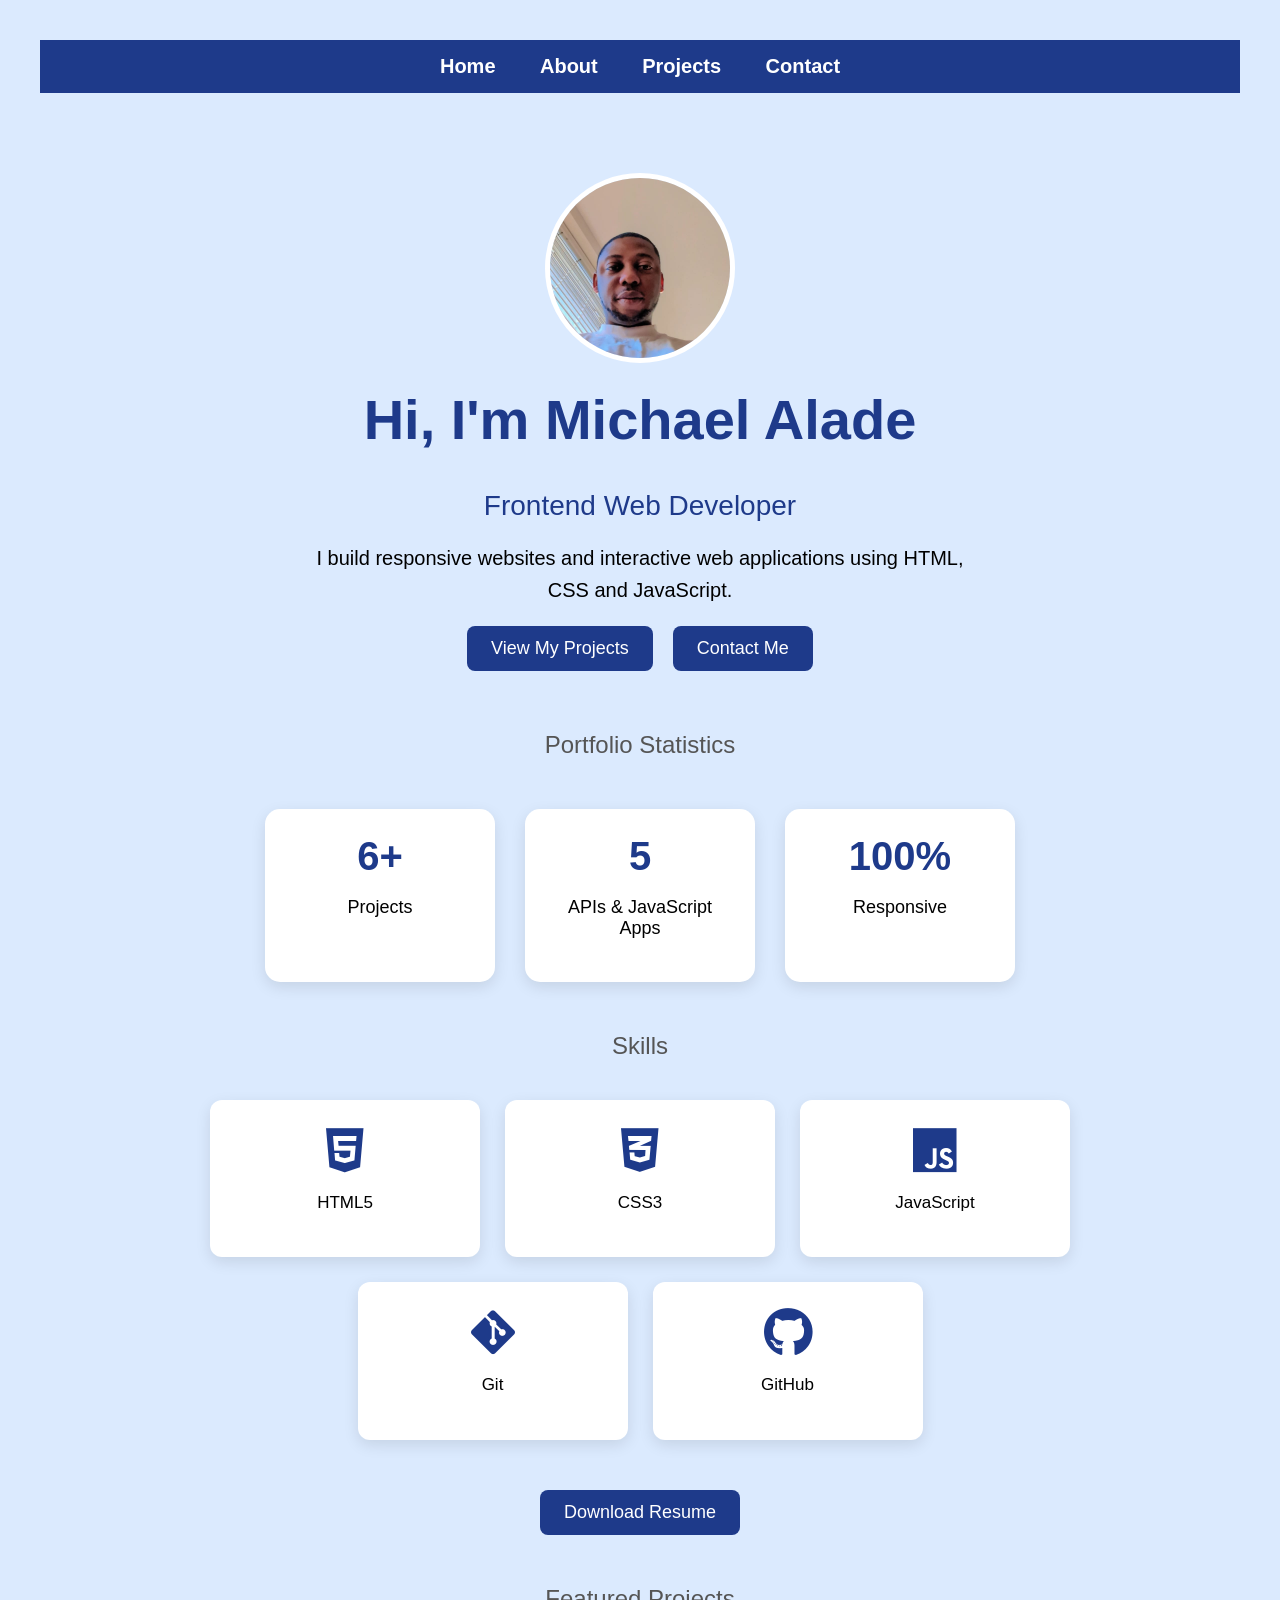
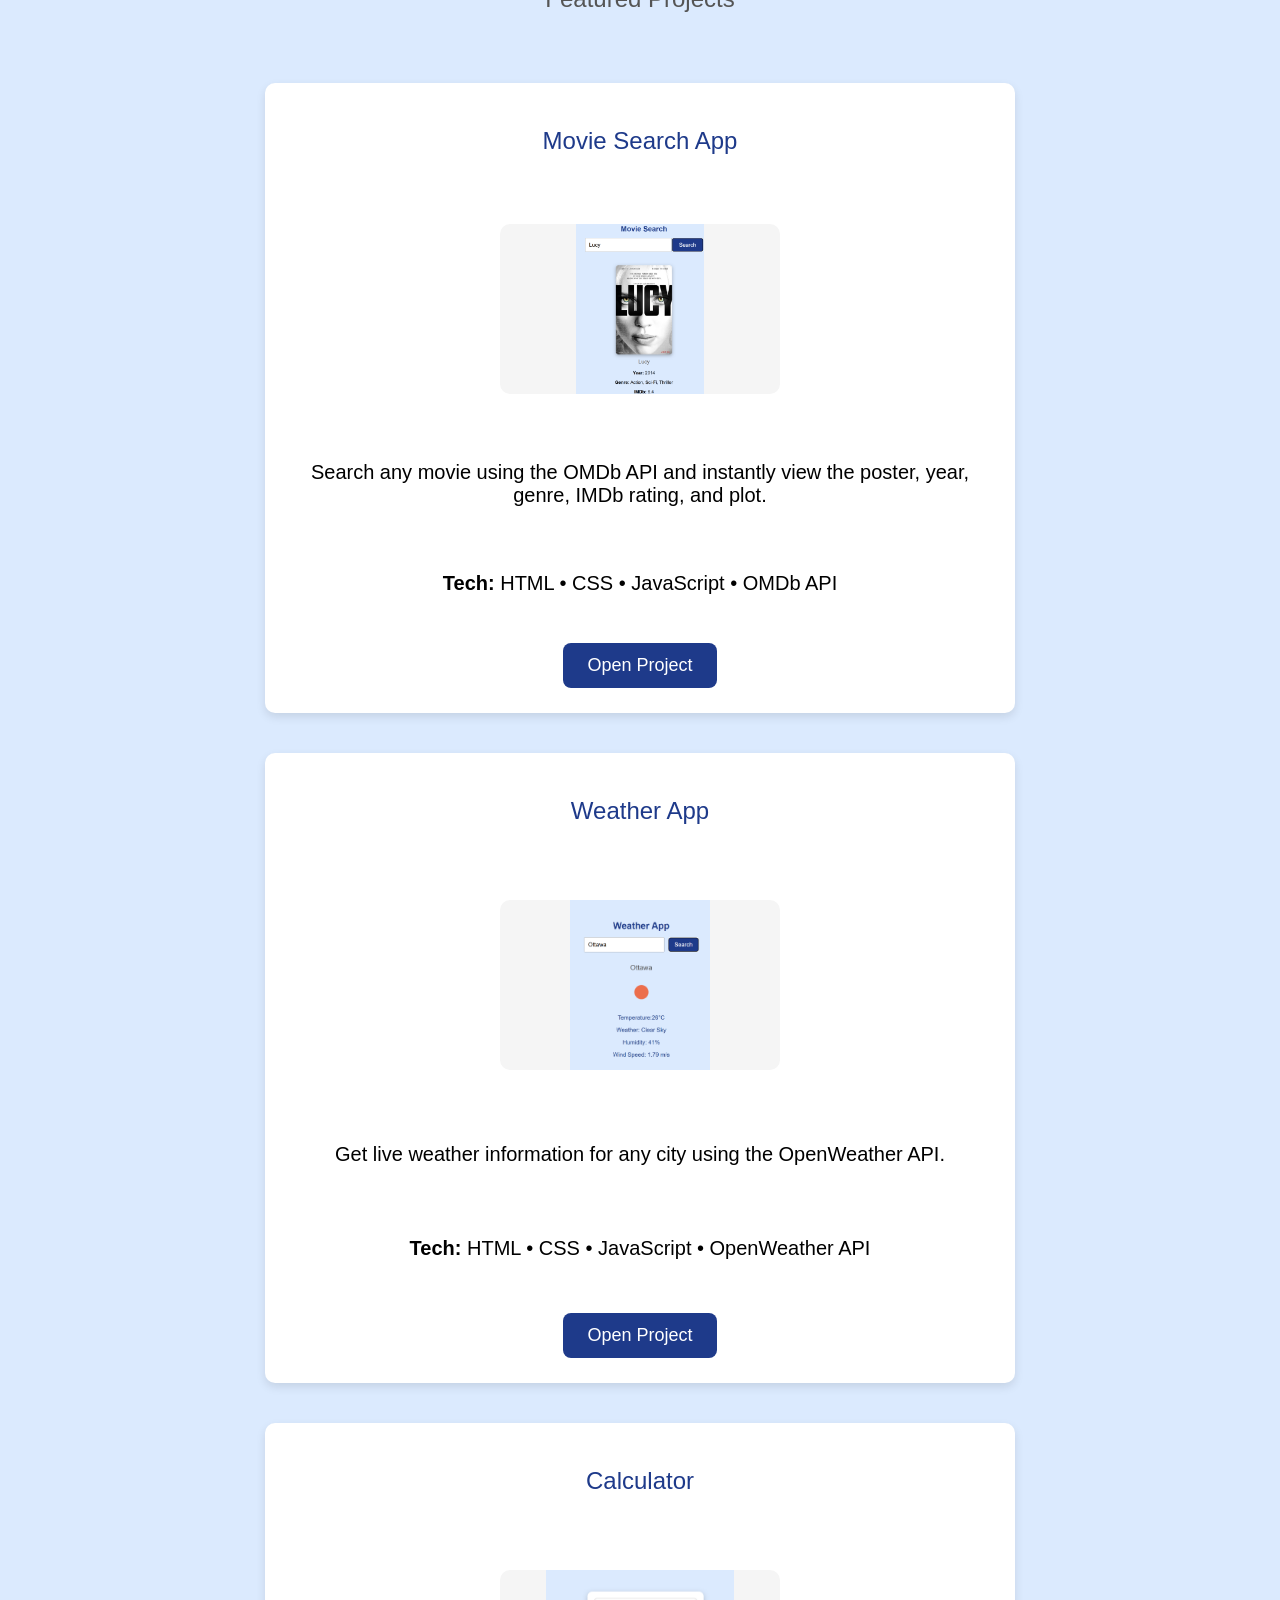
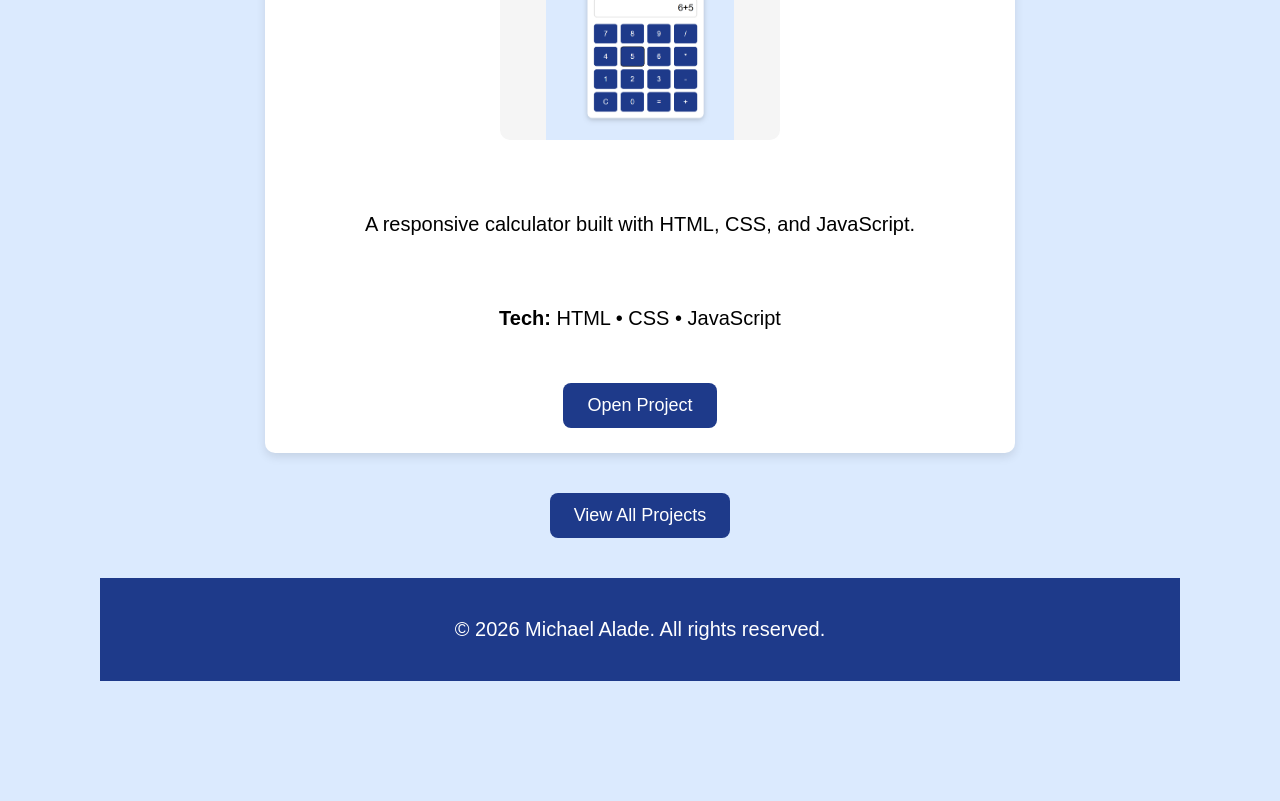
<file: index.html>
<!DOCTYPE html>
<html>

<head>
    <title>Michael Alade</title>
    <link rel="stylesheet" href="style.css">
    <link rel="stylesheet" href="https://cdnjs.cloudflare.com/ajax/libs/font-awesome/6.7.2/css/all.min.css">
</head>

<body>

    <nav>
    <a href="index.html">Home</a>
    <a href="about.html">About</a>
    <a href="projects.html">Projects</a>
    <a href="contact.html">Contact</a>
</nav>

<div class="container">
    
    <div class="hero">

    <img src="images/michael.jpg" alt="Michael" class="profile-photo">

    <h1>Hi, I'm Michael Alade</h1>

    <h2>Frontend Web Developer</h2>

    <p>
        I build responsive websites and interactive web applications using
        HTML, CSS and JavaScript.
    </p>

    <div class="button-group">

        <a href="projects.html">
            <button>View My Projects</button>
        </a>

        <a href="contact.html">
            <button>Contact Me</button>
        </a>

    </div>

</div>

<h2>Portfolio Statistics</h2>

<div class="stats">

    <div class="stat-box">
        <h1>6+</h1>
        <p>Projects</p>
    </div>

    <div class="stat-box">
        <h1>5</h1>
        <p>APIs & JavaScript Apps</p>
    </div>

    <div class="stat-box">
        <h1>100%</h1>
        <p>Responsive</p>
    </div>

</div>

<h2>Skills</h2>

<div class="skills">

    <div class="skill">
        <i class="fa-brands fa-html5"></i>
        <p>HTML5</p>
    </div>

    <div class="skill">
        <i class="fa-brands fa-css3-alt"></i>
        <p>CSS3</p>
    </div>

    <div class="skill">
        <i class="fa-brands fa-js"></i>
        <p>JavaScript</p>
    </div>

    <div class="skill">
    <i class="fa-brands fa-git-alt"></i>
    <p>Git</p>
</div>

   <div class="skill">
    <i class="fa-brands fa-github"></i>
    <p>GitHub</p>
</div>

</div>

<div class="resume-button">
    <a href="resume.pdf" download>
        <button>Download Resume</button>
    </a>
</div>

<h2>Featured Projects</h2>

<div class="projects-grid">

    </div>

    <div class="project-card">

    <h2>Movie Search App</h2>

    <img src="images/Movie Search.png" alt="Movie Search">

    <p>
        Search any movie using the OMDb API and instantly view the poster,
        year, genre, IMDb rating, and plot.
    </p>

    <p><strong>Tech:</strong> HTML • CSS • JavaScript • OMDb API</p>

    <a href="movie.html">
        <button>Open Project</button>
    </a>

</div>

<div class="project-card">
    <h2>Weather App</h2>

    <img src="images/Weather App.png" alt="Weather App">

    <p>
        Get live weather information for any city using the OpenWeather API.
    </p>

    <p><strong>Tech:</strong> HTML • CSS • JavaScript • OpenWeather API</p>

    <a href="weather.html">
        <button>Open Project</button>
    </a>
</div>


<div class="project-card">
    <h2>Calculator</h2>

    <img src="images/calculator.png" alt="Calculator">

    <p>
        A responsive calculator built with HTML, CSS, and JavaScript.
    </p>

    <p><strong>Tech:</strong> HTML • CSS • JavaScript</p>

    <a href="calculator.html">
        <button>Open Project</button>
    </a>
</div>

<div class="button-group">
    <a href="projects.html">
        <button>View All Projects</button>
    </a>
</div>

<footer>

    <p>© 2026 Michael Alade. All rights reserved.</p>

</footer>

</body>

</html>
</file>
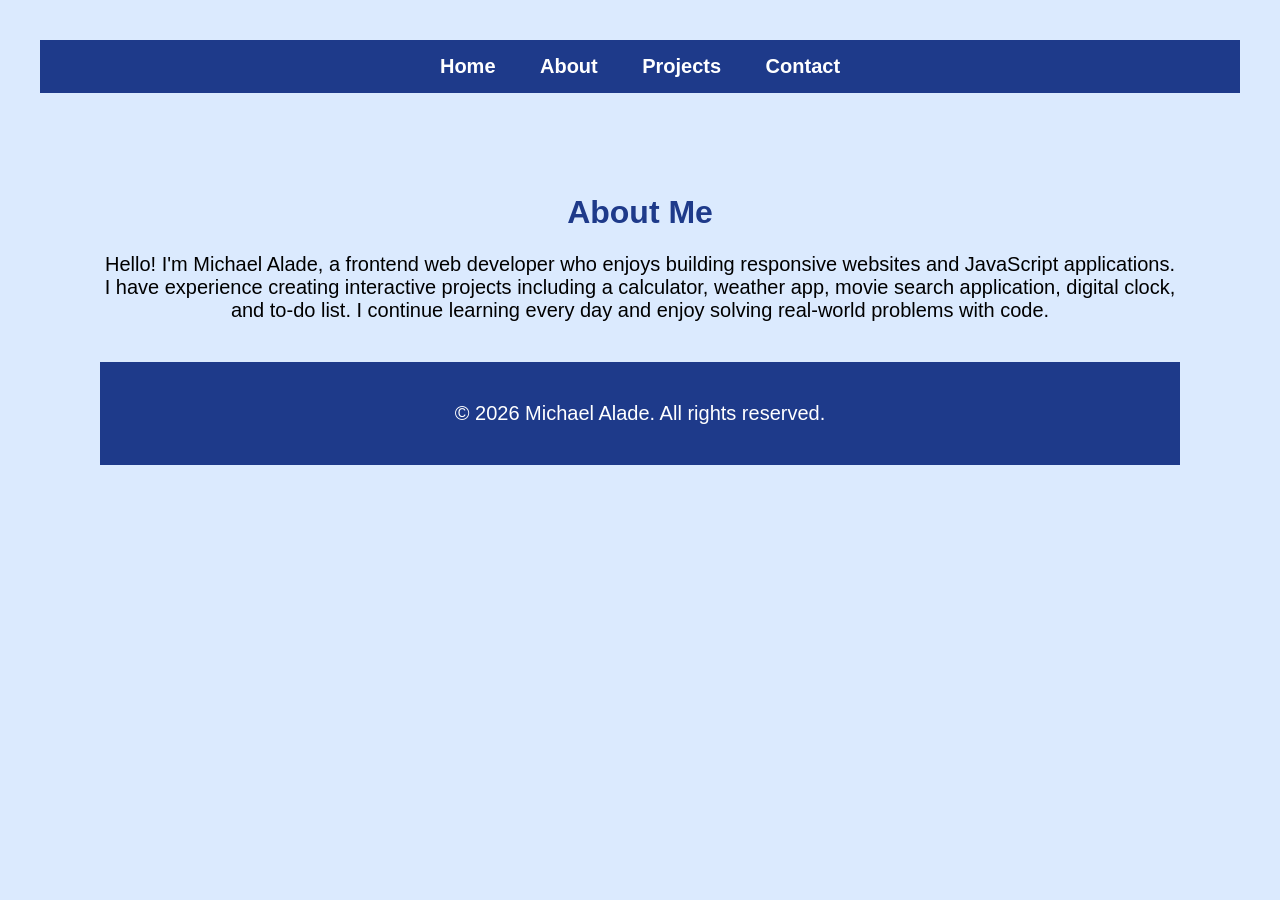
<file: about.html>
<!DOCTYPE html>
<html>

<head>
    
    <title>About</title>
    <link rel="stylesheet" href="style.css">
    <link rel="stylesheet" href="https://cdnjs.cloudflare.com/ajax/libs/font-awesome/6.7.2/css/all.min.css">
</head>


<body>

<nav>
    <a href="index.html">Home</a>
    <a href="about.html">About</a>
    <a href="projects.html">Projects</a>
    <a href="contact.html">Contact</a>
</nav>

<div class="container">

<h1>About Me</h1>

<p>
Hello! I'm Michael Alade, a frontend web developer who enjoys building
responsive websites and JavaScript applications.

I have experience creating interactive projects including a calculator,
weather app, movie search application, digital clock, and to-do list.

I continue learning every day and enjoy solving real-world problems with
code.
</p>

<footer>

    <p>© 2026 Michael Alade. All rights reserved.</p>

</footer>

</body>

</html>
</file>
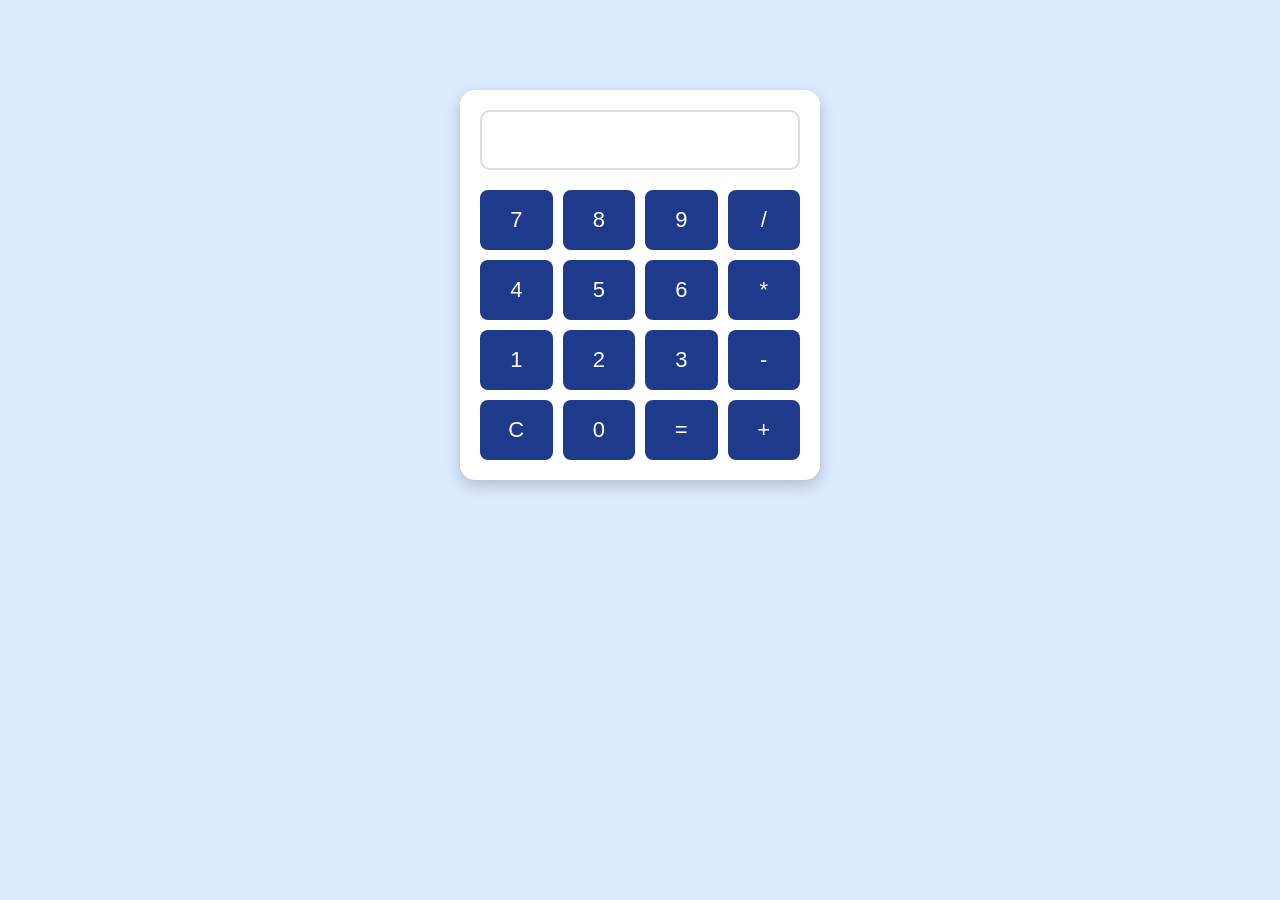
<file: calculator.html>
<!DOCTYPE html>
<html>

<head>
    <title>Calculator</title>
    <link rel="stylesheet" href="style.css">
</head>

<body>

    <div class="calculator">

        <input type="text" id="display" readonly>

    <div class="buttons">

            <button value="7">7</button>
            <button value="8">8</button>
            <button value="9">9</button>
            <button value="/">/</button> 

            <button value="4">4</button>
            <button value="5">5</button>
            <button value="6">6</button>
            <button value="*">*</button> 

            <button value="1">1</button>
            <button value="2">2</button>
            <button value="3">3</button>
            <button value="-">-</button>

            <button value="c">C</button>
            <button value="0">0</button>
            <button value="=">=</button>
            <button value="+">+</button>

            </div>

            </div>

            <script src="script.js"></script>

        </body>
        </html>
</file>
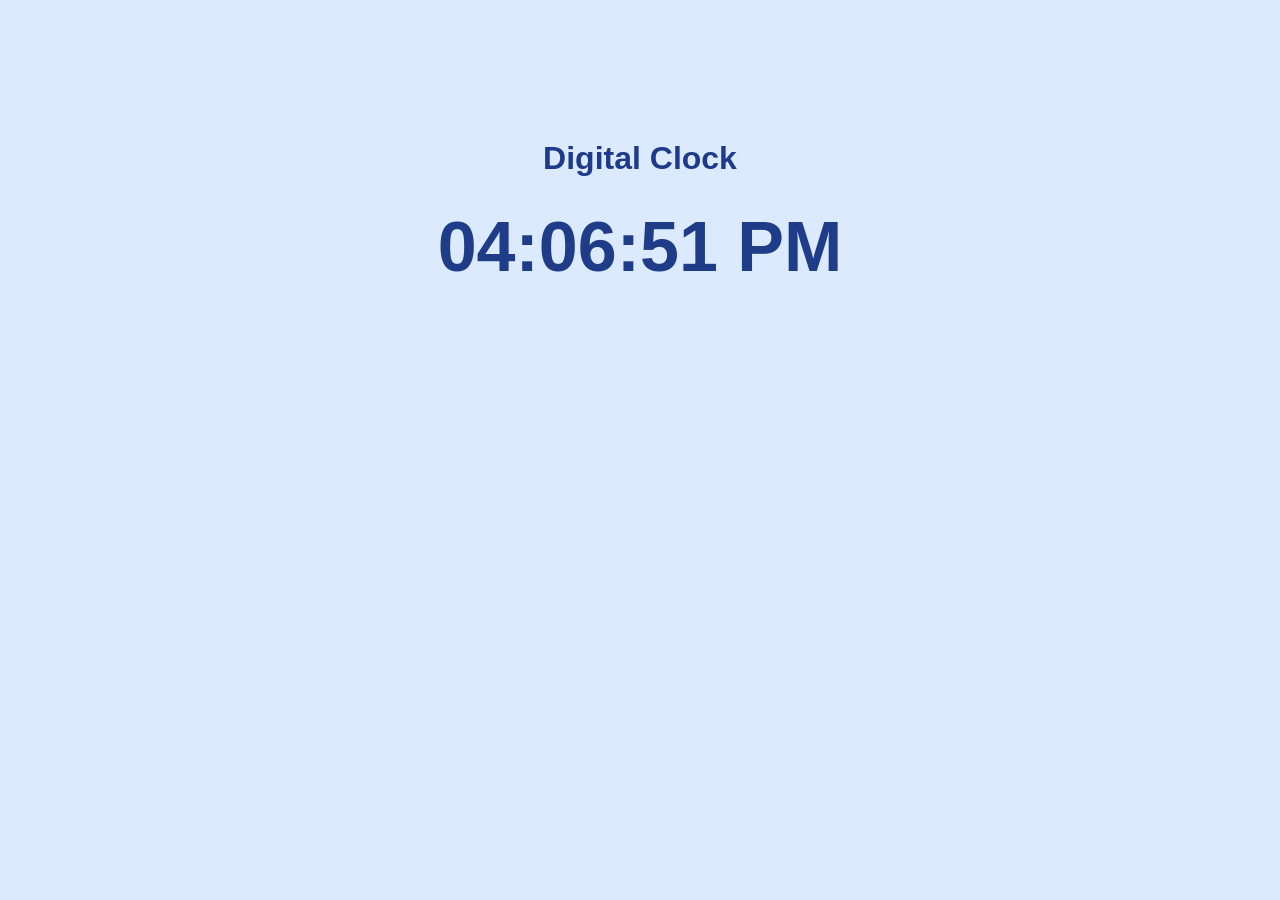
<file: clock.html>
<!DOCTYPE html>
<html>

<head>
    <title>Digital Clock</title>
    <link rel="stylesheet" href="style.css">
</head>

<body>

    <div class="clock-container">

        <h1>Digital Clock</h1>

        <div id="clock">
            00:00:00
        </div>

    </div>

    <script src="clock.js"></script>

</body>

</html>
</file>
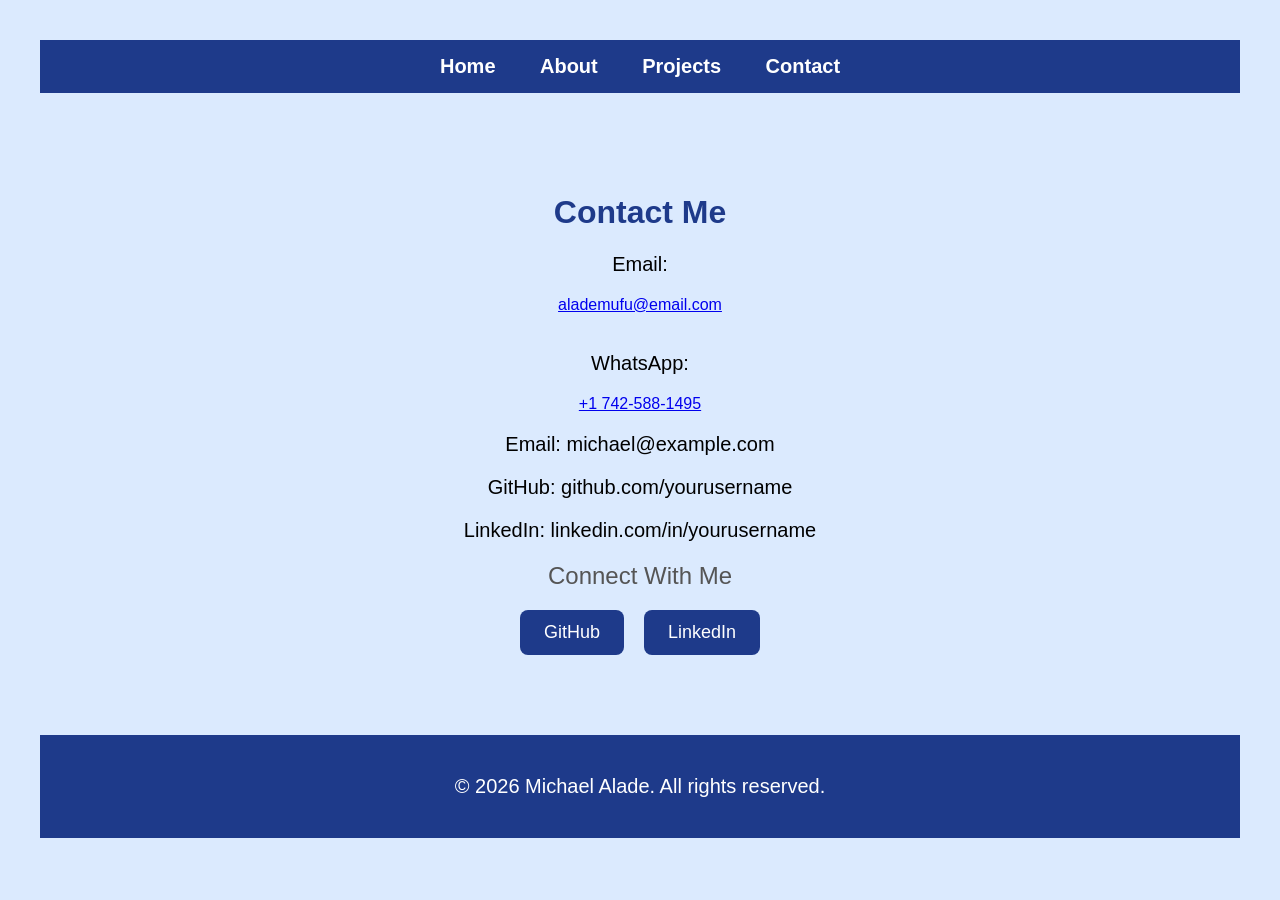
<file: contact.html>
<!DOCTYPE html>
<html>

<head>
    <title>Contact</title>
    <link rel="stylesheet" href="style.css">
</head>

<body>

<nav>
    <a href="index.html">Home</a>
    <a href="about.html">About</a>
    <a href="projects.html">Projects</a>
    <a href="contact.html">Contact</a>
</nav>

<div class="container">

    <h1>Contact Me</h1>

    <p>Email:</p>

    <a href="mailto:alademufu@email.com">
        alademufu@email.com
    </a>

    <br><br>

    <p>WhatsApp:</p>

    <a href="https://wa.me/17425881495" target="_blank">
        +1 742-588-1495
    </a>

<p>Email: michael@example.com</p>

<p>GitHub: github.com/yourusername</p>

<p>LinkedIn: linkedin.com/in/yourusername</p>

<h2>Connect With Me</h2>

<div class="button-group">

<a href="https://github.com/yourusername" target="_blank">
<button>GitHub</button>
</a>

<a href="https://linkedin.com/in/yourusername" target="_blank">
<button>LinkedIn</button>
</a>

</div>

</div>

<footer>

    <p>© 2026 Michael Alade. All rights reserved.</p>

</footer>

</body>

</html>
</file>
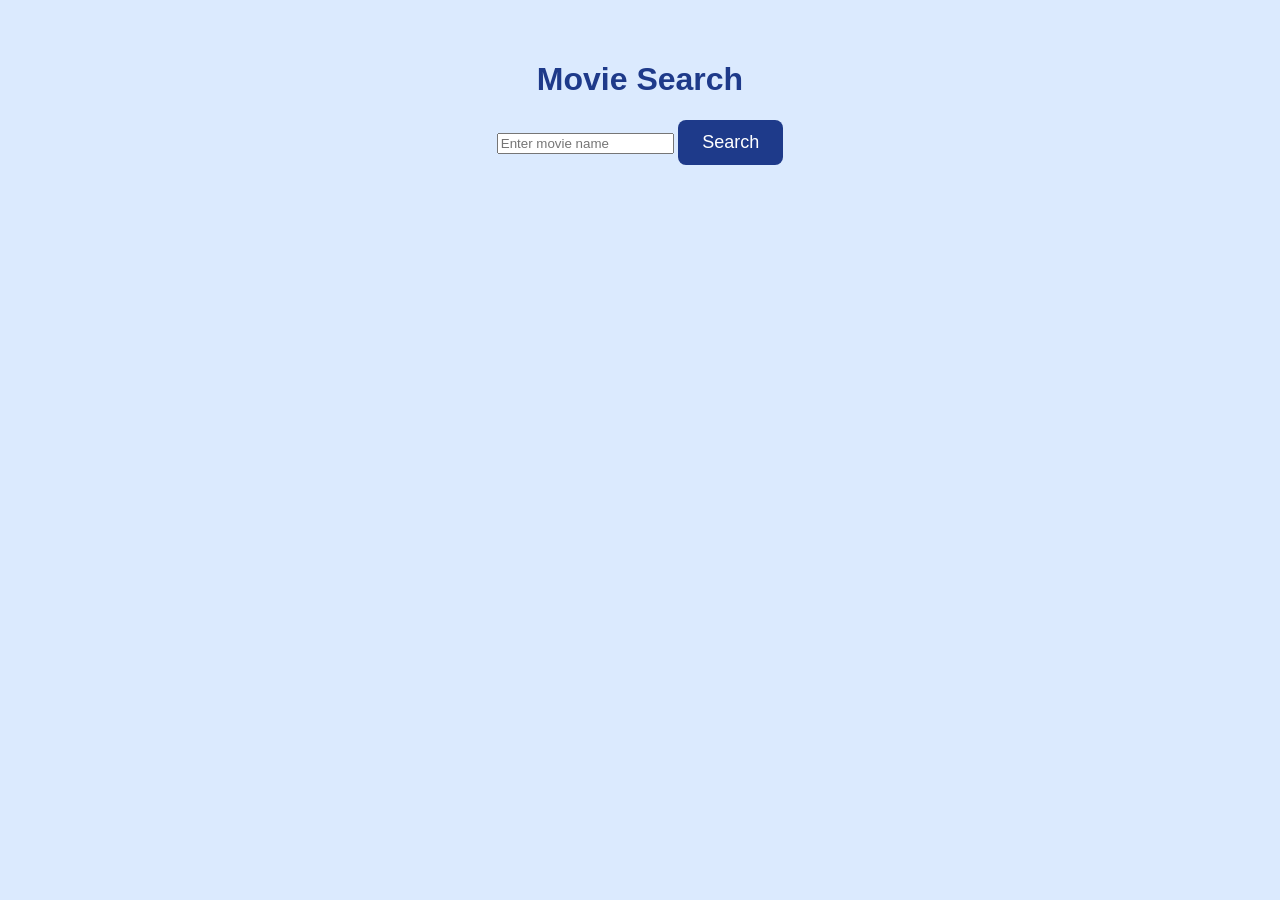
<file: movie.html>
<!DOCTYPE html>
<html>

<head>
    <title>Movie Search</title>
    <link rel="stylesheet" href="style.css">
</head>

<body>

<div class="movie-container">

<h1>Movie Search</h1>

<input
type="text"
id="movieInput"
placeholder="Enter movie name">

<button id="searchMovie">
Search
</button>

<div id="movieResult"></div>

</div>

<script src="movie.js"></script>

</body>

</html>
</file>
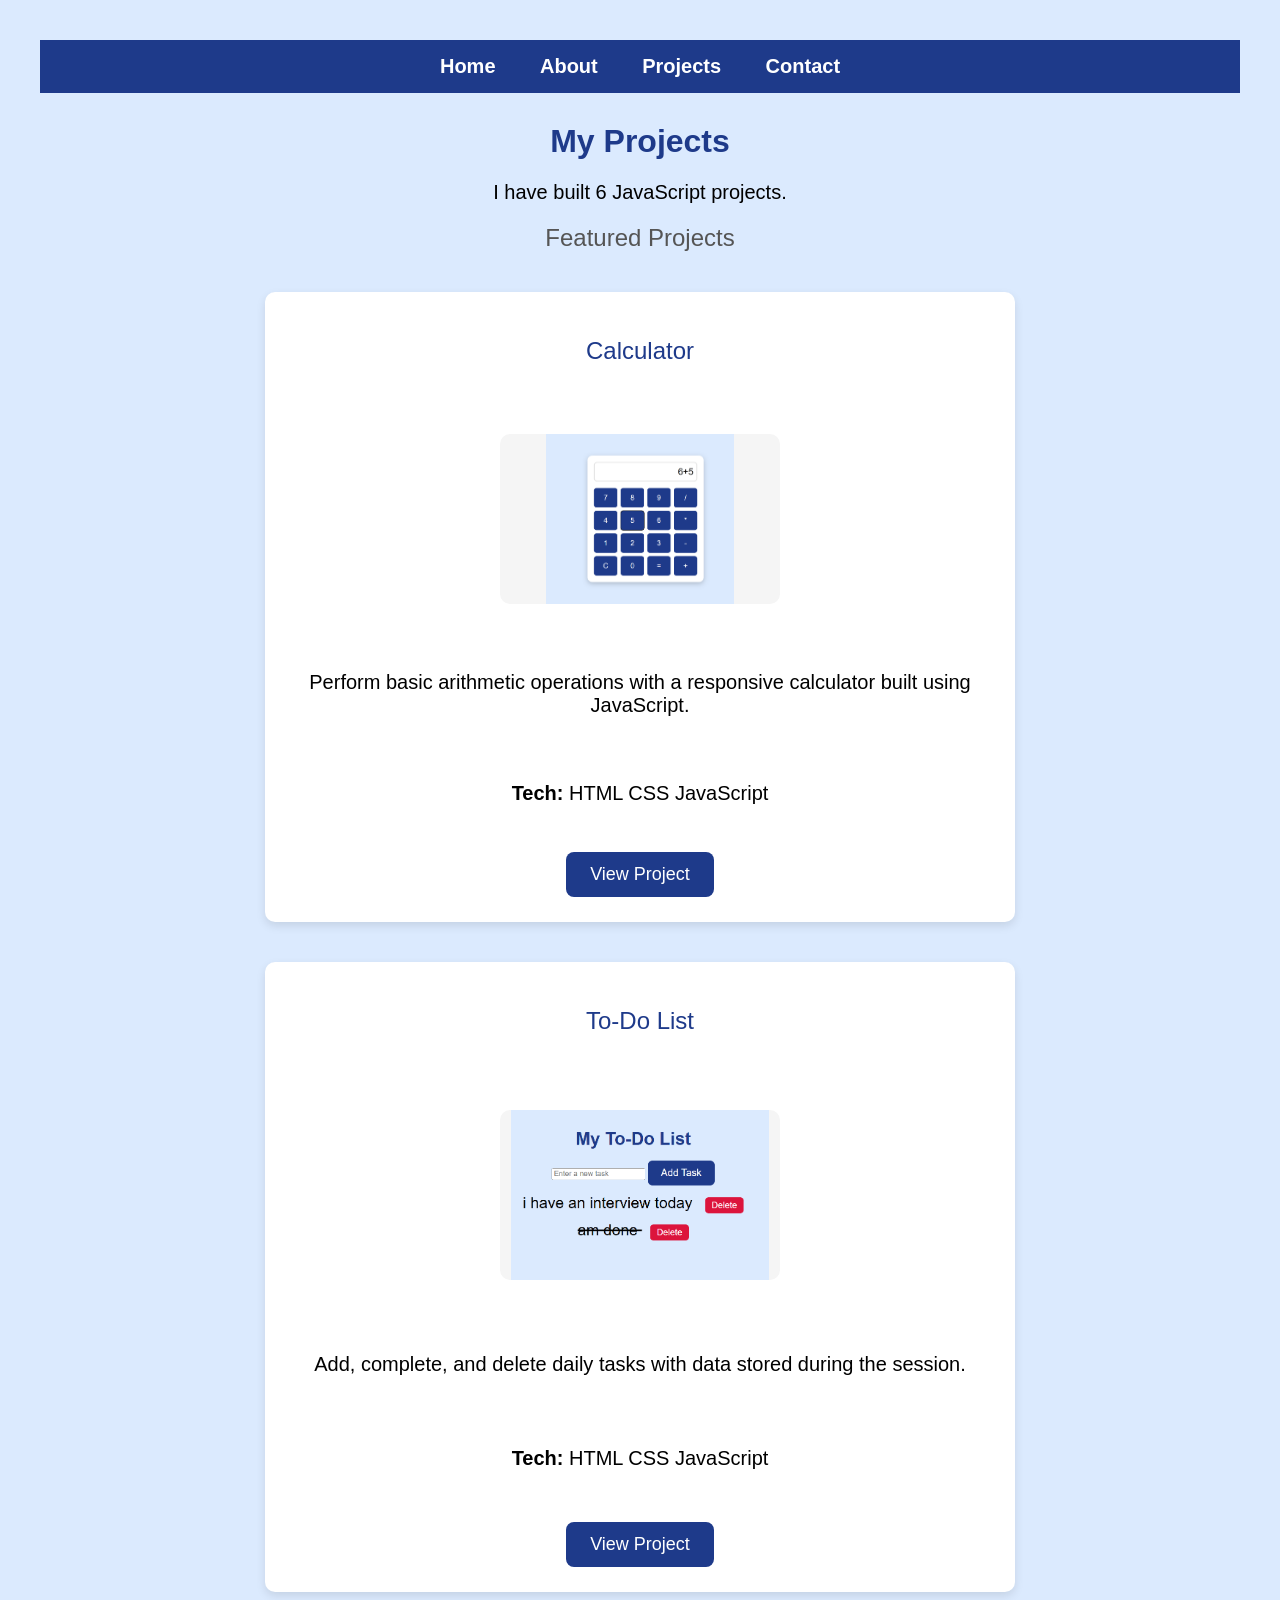
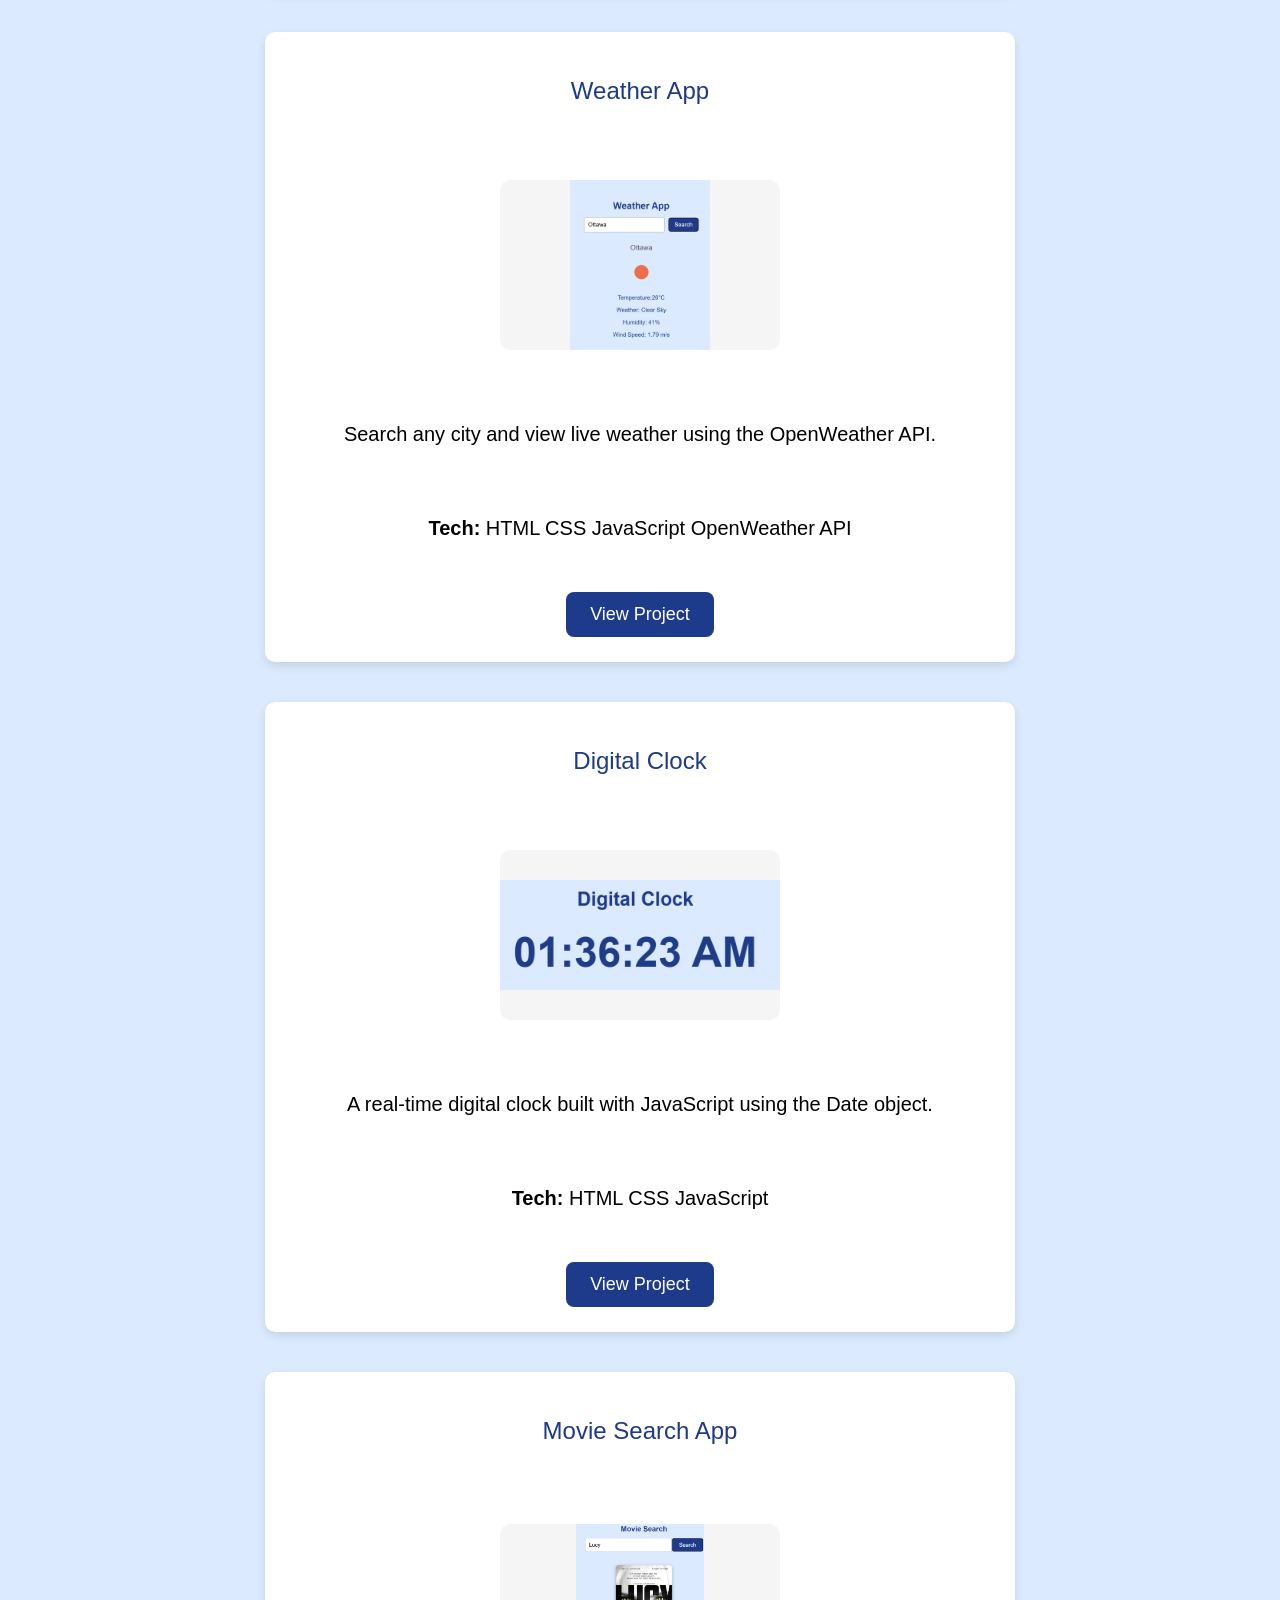
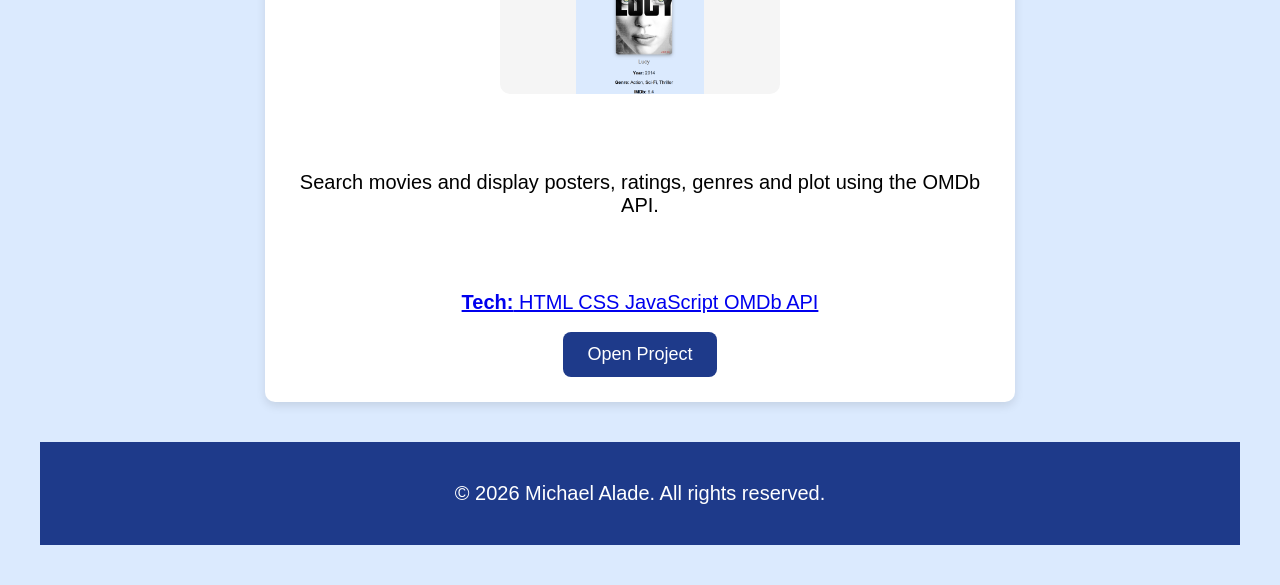
<file: projects.html>
<!DOCTYPE html>
<html>

<head>
    <title>Projects</title>
    <link rel="stylesheet" href="style.css">
    <link rel="stylesheet" href="https://cdnjs.cloudflare.com/ajax/libs/font-awesome/6.7.2/css/all.min.css">
</head>

<body>

<nav>
    <a href="index.html">Home</a>
    <a href="about.html">About</a>
    <a href="projects.html">Projects</a>
    <a href="contact.html">Contact</a>
</nav>

<h1>My Projects</h1>

<p>I have built 6 JavaScript projects.</p>
    

<h2>Featured Projects</h2>

<div class="project-card">


<h2>Calculator</h2>

<img src="images/calculator.png" alt="Calculator">

<p>Perform basic arithmetic operations with a responsive calculator built using JavaScript.</p>

<p><strong>Tech:</strong> HTML   CSS   JavaScript</p>

<a href="calculator.html" class="btn">
   <button>View Project</button>

</a>

</div>

<div class="project-card">
    <h2>To-Do List</h2>

    <img src="images/To-Do List.png" alt="To-Do List">

    <p>Add, complete, and delete daily tasks with data stored during the session.</p>

    <p><strong>Tech:</strong> HTML   CSS   JavaScript</p>

       <a href="todo.html">
    <button>View Project</button>
</a>

</div>


<div class="project-card">


<h2>Weather App</h2>

<img src="images/Weather App.png" alt="Weather App">

<p>Search any city and view live weather using the OpenWeather API.</p>

<p><strong>Tech:</strong> HTML   CSS   JavaScript   OpenWeather API</p>

    <a href="weather.html">
<button>View Project</button>

</a>

</div>


<div class="project-card">


<h2>Digital Clock</h2>

<img src="images/Digital Clock.png" alt="Digital Clock">

<p>A real-time digital clock built with JavaScript using the Date object.</p>

<p><strong>Tech:</strong> HTML   CSS   JavaScript</p>

<a href="clock.html">
<button>View Project</button>

</a>

</div>


<div class="project-card">

    <h2>Movie Search App</h2>

    <img src="images/Movie Search.png" alt="Movie Search">

    <p>
        Search movies and display posters, ratings, genres and plot using
        the OMDb API.
    </p>

    <a href="movie.html">
        
        <p><strong>Tech:</strong> HTML CSS JavaScript OMDb API</p>
        
        <button>Open Project</button>
    </a>

</div>

<footer>

    <p>© 2026 Michael Alade. All rights reserved.</p>

</footer>

</body>

</html>
</file>
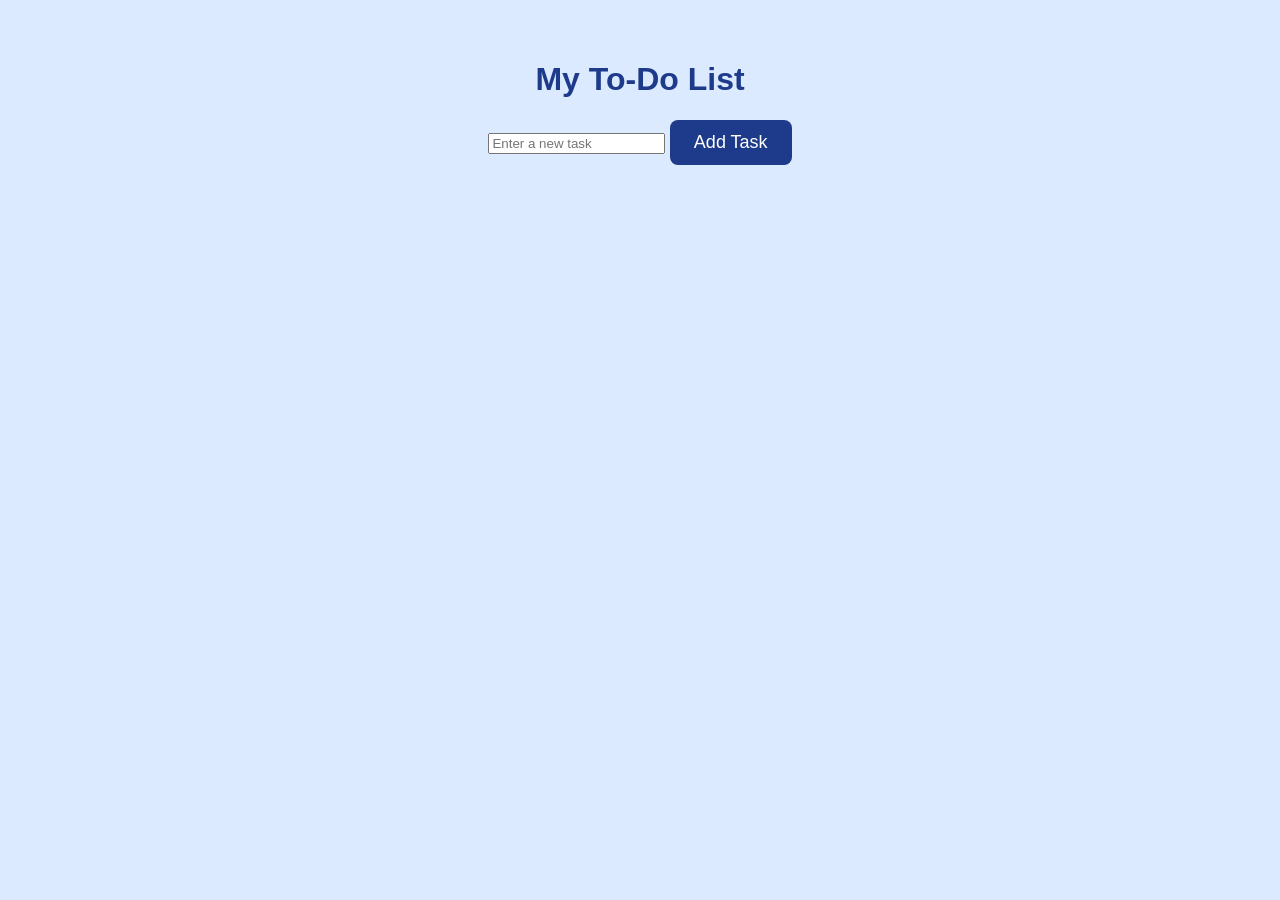
<file: todo.html>
<!DOCTYPE html>
<html>

<head>
    <title>To-Do List</title>
    <link rel="stylesheet" href="style.css">
</head>

<body>

    <div class="todo-container">

        <h1>My To-Do List</h1>

        <input type="text" id="taskInput" placeholder="Enter a new task">

<button id="addTask">Add Task</button>

<ul id="taskList"></ul>

    </div>

    <script src="todo.js"></script>
    

</body>

</html>
</file>
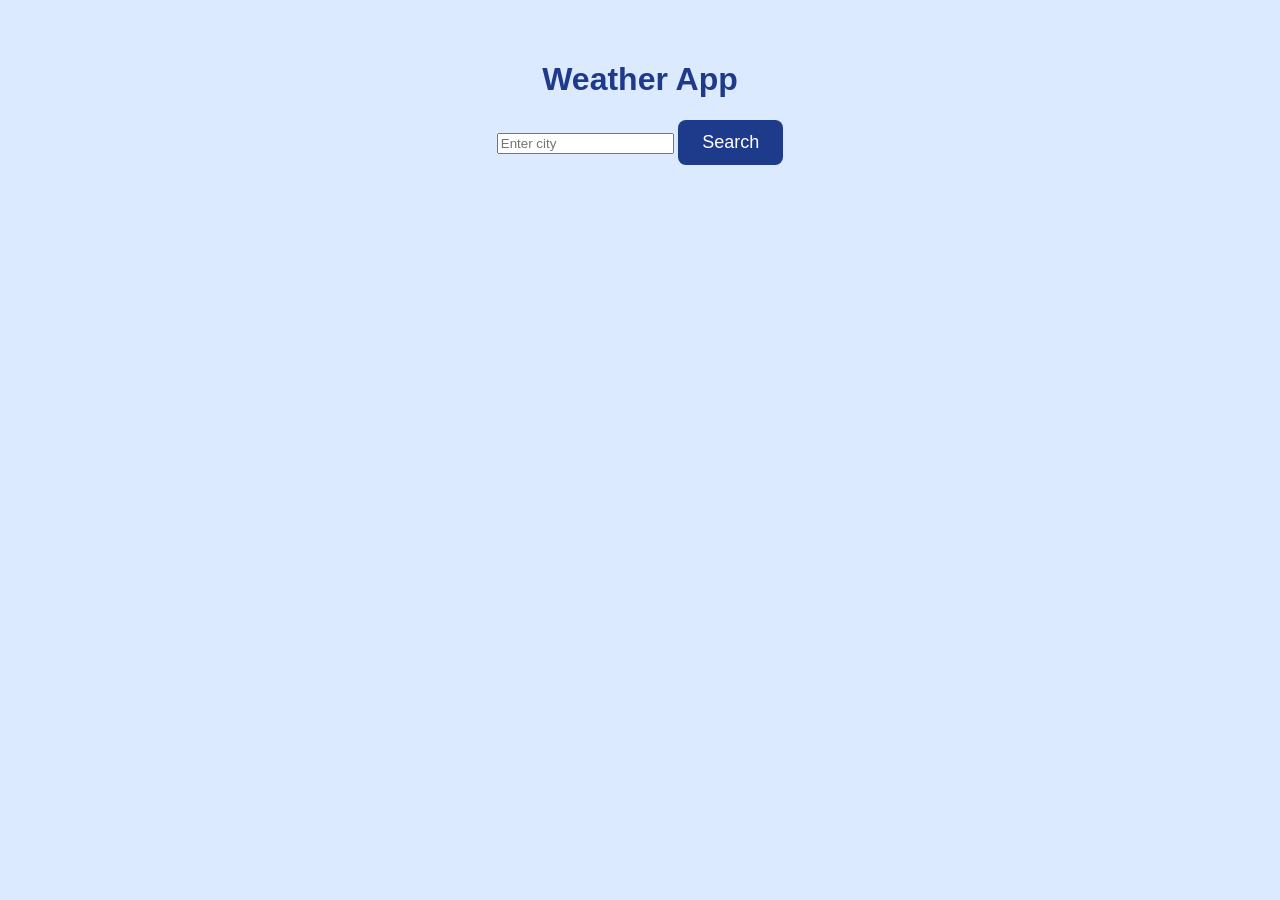
<file: weather.html>
<!DOCTYPE html>
<html>

<head>
    <title>Weather App</title>
    <link rel="stylesheet" href="style.css">
</head>

<body>

<div class="weather-container">

    <h1>Weather App</h1>

    <input
        type="text"
        id="cityInput"
        placeholder="Enter city">

    <button id="searchButton">
        Search
    </button>

    <div id="weatherResult"></div>

</div>

<script src="weather.js"></script>

</body>

</html>
</file>
<file: style.css>
/* ===========================
   GENERAL
=========================== */

body {
    background-color: #dbeafe;
    font-family: Arial, sans-serif;
    text-align: center;
    padding: 40px;
    margin: 0;
}

.container{
    max-width:1200px;
    width:90%;
    margin:50px auto;
    background:transparent;
    padding:30px;
}

h1 {
    color: #1e3a8a;
}

h2 {
    color: #555;
    font-size: 24px;
    font-weight: normal;
}

p {
    font-size: 20px;
}

/* ===========================
   NAVIGATION
=========================== */

nav {
    background-color: #1e3a8a;
    padding: 15px;
    margin-bottom: 30px;
    text-align: center;
    position: sticky;
    top: 0;
    z-index: 1000;
}

nav a {
    color: white;
    text-decoration: none;
    margin: 0 20px;
    font-size: 20px;
    font-weight: bold;
}

nav a:hover {
    color: #cbd5e1;
}

/* ===========================
   BUTTONS
=========================== */

button {
    background: #1e3a8a;
    color: white;
    border: none;
    padding: 12px 24px;
    border-radius: 8px;
    font-size: 18px;
    cursor: pointer;
    transition: background-color 0.3s, transform 0.2s;
}

button:hover {
    background: #2563eb;
    transform: scale(1.05);
}

.button-group {
    display: flex;
    justify-content: center;
    gap: 20px;
    margin-top: 20px;
}

.button-group a {
    text-decoration: none;
}

/* ===========================
   PROFILE
=========================== */

.profile-photo {
    width: 180px;
    height: 180px;
    border-radius: 50%;
    object-fit: cover;
    border: 5px solid white;
}

/* ===========================
   FOOTER
=========================== */

footer {
    margin-top: 40px;
    padding: 20px;
    text-align: center;
    color: white;
    background-color: #1e3a8a;
}

/* ===========================
   PROJECT CARDS
=========================== */

.project-card {
    background: white;
    border-radius: 10px;
    padding: 25px;
    margin: 40px auto;
    max-width: 700px;
    box-shadow: 0 4px 10px rgba(0,0,0,0.1);
    transition: transform 0.3s ease, box-shadow 0.3s ease;
}

.project-card:hover {
    transform: translateY(-8px);
    box-shadow: 0 12px 30px rgba(0,0,0,0.15);
}

.project-card h2 {
    color: #1e3a8a;
}

.project-card p {
    margin: 18px 0;
}

.project-card img {
    width: 280px;
    height: 170px;
    object-fit: contain;
    display: block;
    margin: 20px auto;
    border-radius: 10px;
    background: #f5f5f5;
}

/* ===========================
   CALCULATOR
=========================== */

.calculator {
    width: 320px;
    margin: 50px auto;
    background: white;
    padding: 20px;
    border-radius: 15px;
    box-shadow: 0 5px 15px rgba(0,0,0,0.2);
}

#display {
    width: 100%;
    height: 60px;
    font-size: 28px;
    text-align: right;
    padding: 10px;
    margin-bottom: 20px;
    border: 2px solid #ddd;
    border-radius: 10px;
    box-sizing: border-box;
}

.buttons {
    display: grid;
    grid-template-columns: repeat(4, 1fr);
    gap: 10px;
}

.buttons button {
    height: 60px;
    font-size: 22px;
}

/* ===========================
   TODO APP
=========================== */

#taskList {
    list-style: none;
    padding: 0;
}

#taskList li {
    margin: 15px 0;
    cursor: pointer;
    font-size: 28px;
}

#taskList button {
    margin-left: 15px;
    padding: 5px 12px;
    font-size: 16px;
    border: none;
    border-radius: 6px;
    background-color: crimson;
}

#taskList button:hover {
    background-color: darkred;
}

/* ===========================
   CLOCK
=========================== */

.clock-container {
    text-align: center;
    margin-top: 100px;
}

#clock {
    font-size: 70px;
    font-weight: bold;
    color: #1f3c88;
    margin-top: 30px;
}

.skills{
    display:flex;
    justify-content:center;
    flex-wrap:wrap;
    gap:25px;
    margin:40px 0;
}

.skill{
    width:120px;
    background:white;
    padding:20px;
    border-radius:12px;
    box-shadow:0 5px 15px rgba(0,0,0,.1);
    transition:0.3s;
}

.skill:hover{
    transform:translateY(-8px);
}

.skill i{
    font-size:50px;
    color:#1e3a8a;
}

.skill p{
    margin-top:15px;
    font-size:18px;
}

@keyframes fadeIn{

    from{
        opacity:0;
        transform:translateY(20px);
    }

    to{
        opacity:1;
        transform:translateY(0);
    }

}

.container{
    animation:fadeIn 1s ease;
}

@media (max-width:768px){

    body{
        padding:20px;
    }

    .container{
        width:90%;
        padding:20px;
    }

    nav a{
        display:block;
        margin:12px 0;
    }

    .project-card{
        width:100%;
    }

    .project-card img{
        width:100%;
        height:auto;
    }

    #movieInput,
    #cityInput{
        width:90%;
    }

 button{
    width:100%;
    margin-top:10px;
}

} 

.hero{
    text-align:center;
    margin-bottom:60px;
}

.hero h1{
    font-size:48px;
    margin-top:20px;
}

.hero h2{
    color:#1e3a8a;
    font-size:28px;
    margin-bottom:20px;
}

.hero p{
    max-width:650px;
    margin:20px auto;
    line-height:1.6;
}

.stats{
    display:flex;
    justify-content:center;
    gap:30px;
    flex-wrap:wrap;
    margin:50px 0;
}

.stat-box{
    background:white;
    width:180px;
    padding:25px;
    border-radius:15px;
    box-shadow:0 5px 15px rgba(0,0,0,.1);
}

.stat-box h1{
    color:#1e3a8a;
    font-size:40px;
    margin:0;
}

.stat-box p{
    font-size:18px;
}

.skills {
    display: flex;
    justify-content: center;
    gap: 25px;
    flex-wrap: wrap;
    margin: 40px 0;
}

.skill {
    width: 220px;
    background: white;
    padding: 25px;
    border-radius: 12px;
    box-shadow: 0 5px 15px rgba(0,0,0,.1);
    transition: transform .3s ease, box-shadow .3s ease;
}

.skill:hover {
    transform: translateY(-8px);
    box-shadow: 0 12px 25px rgba(0,0,0,.15);
}

.skill h3 {
    color: #1e3a8a;
    margin-bottom: 15px;
}

.skill p {
    font-size: 17px;
    line-height: 1.5;
}

.resume-button {
    text-align: center;
    margin: 40px 0;
}

.hero h1 {
    font-size: 3.5rem;
}

.projects-grid{
    display:grid;
    grid-template-columns:repeat(auto-fit,minmax(300px,1fr));
    gap:30px;
    margin-top:30px;
}

.resume-button {
    text-align: center;
    margin: 40px 0;
    width: 100%;
}

.resume-button{
    text-align:center;
    margin:50px 0;
}

.project-card{
    display:flex;
    flex-direction:column;
    justify-content:space-between;
    min-height:580px;
}
</file>
